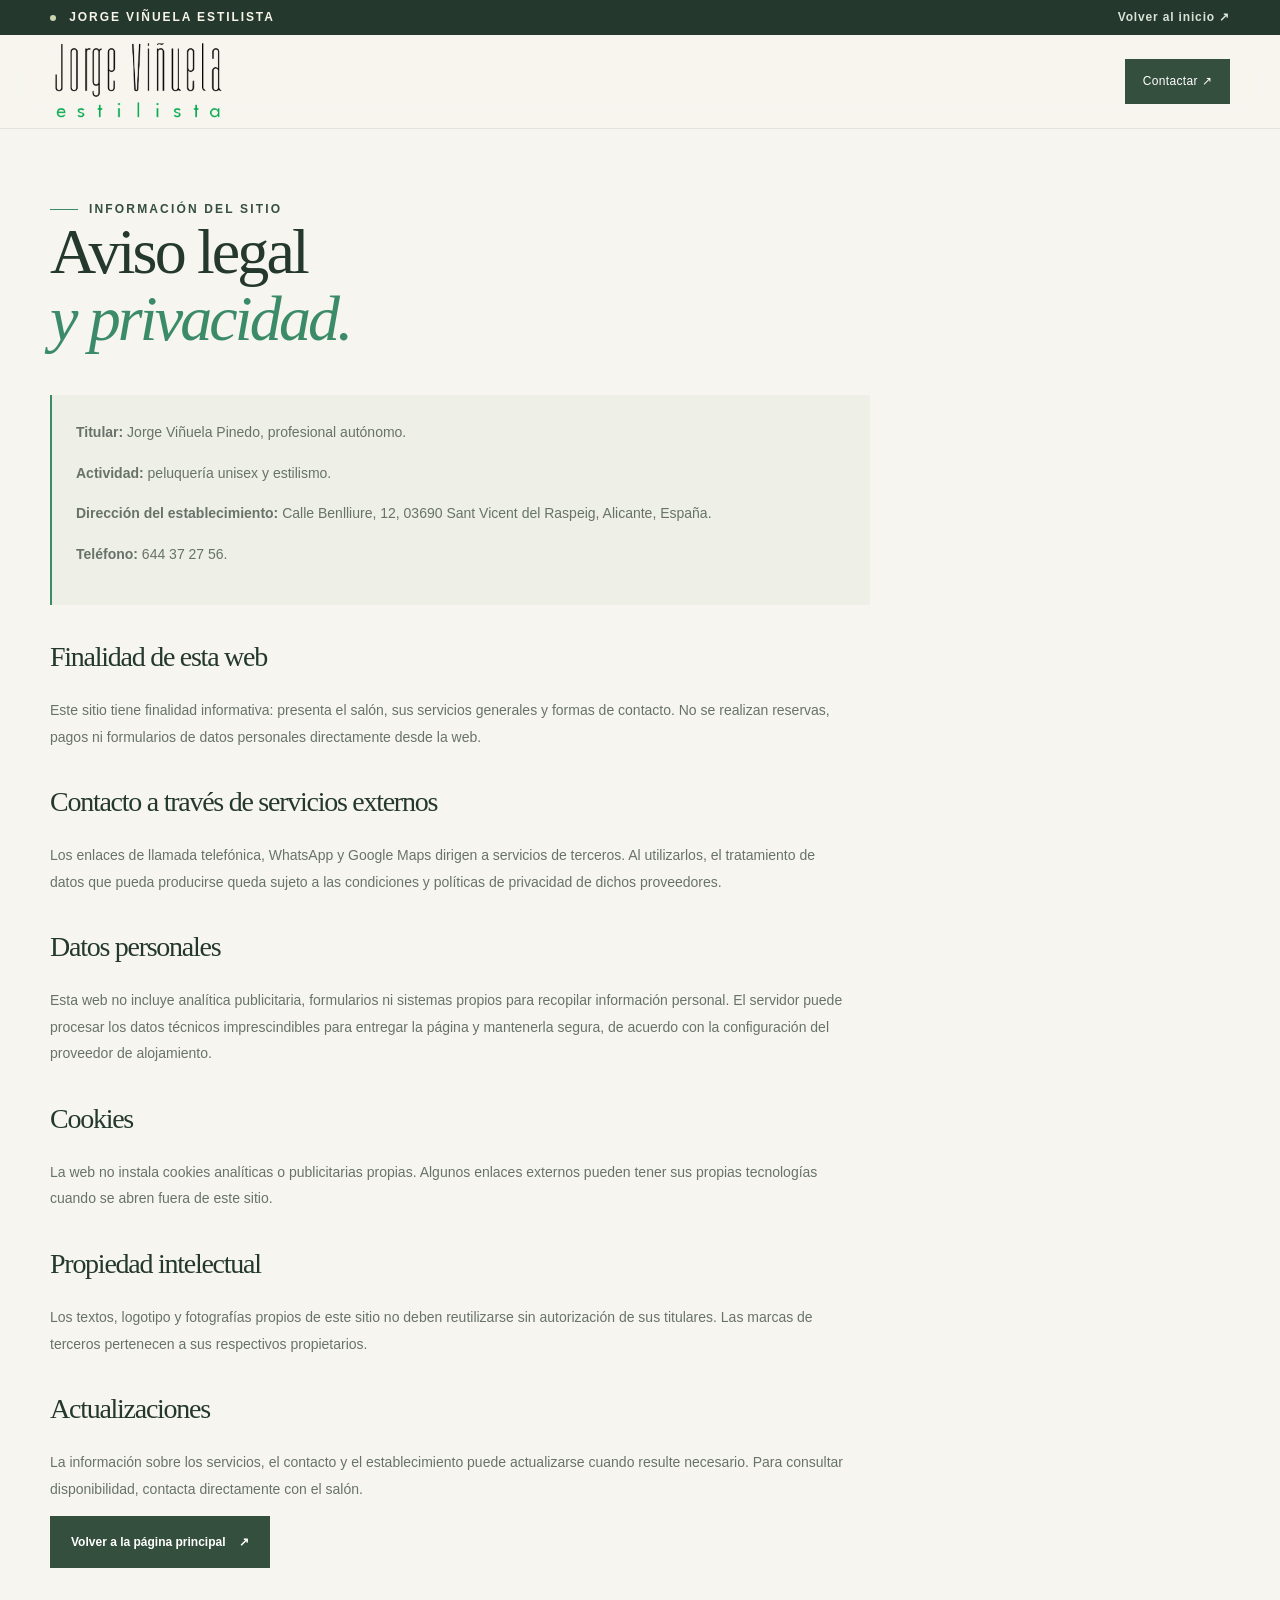
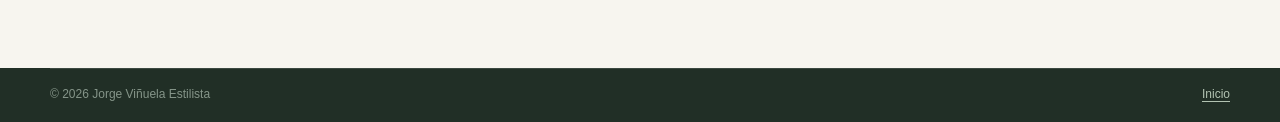
<file: aviso-legal.html>
<!doctype html>
<html lang="es">
<head>
  <meta charset="utf-8">
  <meta name="viewport" content="width=device-width, initial-scale=1">
  <meta name="theme-color" content="#f7f5ef">
  <meta name="robots" content="index, follow">
  <title>Aviso legal y privacidad | Jorge Viñuela Estilista</title>
  <meta name="description" content="Información legal y política de privacidad de Jorge Viñuela Estilista, peluquería en San Vicente del Raspeig, Alicante.">
  <link rel="canonical" href="https://www.jorgevinuelaestilista.es/aviso-legal.html">
  <link rel="icon" type="image/svg+xml" href="/assets/favicon.svg?v=7">
  <link rel="stylesheet" href="styles.css">
  <style>
    .legal-main { padding: 72px 0 100px; min-height: 68vh; }
    .legal-main h1 { font-size: clamp(42px, 6vw, 64px); line-height: 1.05; color: var(--green-dark); }
    .legal-main h2 { font: 400 28px/1.2 var(--serif); color: var(--green-dark); margin-top: 35px; }
    .legal-main p,.legal-main li { max-width: 800px; color: var(--muted); font-size: 14px; line-height: 1.9; }
    .legal-box { max-width: 820px; background:#eeefe6; padding:24px; border-left:2px solid var(--leaf); }
  </style>
</head>
<body>
  <div class="topline"><div class="container topline-inner"><span><span class="topline-dot"></span> JORGE VIÑUELA ESTILISTA</span><a href="index.html">Volver al inicio ↗</a></div></div>
  <header class="site-header"><div class="container nav-wrap"><a class="brand" href="index.html" aria-label="Jorge Viñuela Estilista, inicio"><img src="assets/logo.png" alt="Jorge Viñuela estilista" width="252" height="120"></a><a class="nav-cta" href="https://wa.me/34644372756" target="_blank" rel="noopener noreferrer">Contactar ↗</a></div></header>
  <main class="legal-main"><div class="container">
    <div class="eyebrow"><span class="eyebrow-line"></span> INFORMACIÓN DEL SITIO</div>
    <h1>Aviso legal<br><em>y privacidad.</em></h1>
    <div class="legal-box"><p><strong>Titular:</strong> Jorge Viñuela Pinedo, profesional autónomo.</p><p><strong>Actividad:</strong> peluquería unisex y estilismo.</p><p><strong>Dirección del establecimiento:</strong> Calle Benlliure, 12, 03690 Sant Vicent del Raspeig, Alicante, España.</p><p><strong>Teléfono:</strong> <a href="tel:+34644372756">644 37 27 56</a>.</p></div>
    <h2>Finalidad de esta web</h2><p>Este sitio tiene finalidad informativa: presenta el salón, sus servicios generales y formas de contacto. No se realizan reservas, pagos ni formularios de datos personales directamente desde la web.</p>
    <h2>Contacto a través de servicios externos</h2><p>Los enlaces de llamada telefónica, WhatsApp y Google Maps dirigen a servicios de terceros. Al utilizarlos, el tratamiento de datos que pueda producirse queda sujeto a las condiciones y políticas de privacidad de dichos proveedores.</p>
    <h2>Datos personales</h2><p>Esta web no incluye analítica publicitaria, formularios ni sistemas propios para recopilar información personal. El servidor puede procesar los datos técnicos imprescindibles para entregar la página y mantenerla segura, de acuerdo con la configuración del proveedor de alojamiento.</p>
    <h2>Cookies</h2><p>La web no instala cookies analíticas o publicitarias propias. Algunos enlaces externos pueden tener sus propias tecnologías cuando se abren fuera de este sitio.</p>
    <h2>Propiedad intelectual</h2><p>Los textos, logotipo y fotografías propios de este sitio no deben reutilizarse sin autorización de sus titulares. Las marcas de terceros pertenecen a sus respectivos propietarios.</p>
    <h2>Actualizaciones</h2><p>La información sobre los servicios, el contacto y el establecimiento puede actualizarse cuando resulte necesario. Para consultar disponibilidad, contacta directamente con el salón.</p>
    <a class="button button-primary" href="index.html">Volver a la página principal <span aria-hidden="true">↗</span></a>
  </div></main>
  <footer class="site-footer"><div class="container footer-bottom"><span>© <span id="year">2026</span> Jorge Viñuela Estilista</span><a href="index.html">Inicio</a></div></footer>
  <script src="script.js" defer></script>
</body>
</html>
</file>
<file: styles.css>
:root {
  --paper: #f7f5ef;
  --paper-deep: #efede5;
  --white: #fffefa;
  --ink: #232d27;
  --muted: #67736a;
  --line: #d9ded4;
  --green: #354f3e;
  --green-dark: #24382d;
  --sage: #b8c2ae;
  --leaf: #3b8b68;
  --brick: #a34d3f;
  --serif: Georgia, "Times New Roman", serif;
  --sans: "Avenir Next", Avenir, "Segoe UI", Helvetica, Arial, sans-serif;
  --container: 1180px;
}
* { box-sizing: border-box; }
html { scroll-behavior: smooth; scroll-padding-top: 90px; }
body { margin: 0; color: var(--ink); background: var(--paper); font-family: var(--sans); font-size: 16px; line-height: 1.6; -webkit-font-smoothing: antialiased; }
img { max-width: 100%; display: block; }
a { color: inherit; text-decoration: none; }
button { font: inherit; }
.container { width: min(var(--container), calc(100% - 56px)); margin: 0 auto; }
.skip-link { position: absolute; left: 12px; top: -60px; background: var(--green-dark); color: white; padding: 10px 16px; z-index: 1000; }
.skip-link:focus { top: 12px; }
.topline { background: var(--green-dark); color: #f7f4e9; font-size: 12px; font-weight: 700; letter-spacing: .16em; }
.topline-inner { display:flex; align-items:center; justify-content:space-between; gap: 18px; min-height: 35px; }
.topline-dot { display:inline-block; vertical-align:middle; width:6px;height:6px; border-radius:100%;background:#c9d5ad;margin-right:8px; }
.topline a { font-size: 12px; letter-spacing: .07em; font-weight: 600; color:#d9e2d6; }
.topline a span { margin-left:4px; }
.site-header { position: sticky; top:0; z-index:50; background:rgba(247,245,239,.94); backdrop-filter: blur(14px); border-bottom:1px solid rgba(51,76,59,.10); }
.nav-wrap { display:flex; align-items:center; justify-content:space-between; min-height:93px; }
.brand { display:block; width:174px; flex:0 0 auto; }
.brand img { width:100%; height:auto; mix-blend-mode:multiply; }
.main-nav { display:flex; align-items:center; gap:36px; color:#39443c; font-size:12px; font-weight:600; }
.main-nav > a:not(.nav-cta) { position:relative; padding:12px 0; }
.main-nav > a:not(.nav-cta)::after { content:""; position:absolute; left:0; bottom:5px; width:0; height:1px; background:var(--leaf); transition:width .2s ease; }
.main-nav > a:not(.nav-cta):hover::after { width:100%; }
.nav-cta { display:inline-flex; align-items:center; gap:16px; background:var(--green); color:#fff; padding:13px 18px; min-height:44px; font-size:12px; letter-spacing:.03em; transition:background .2s, transform .2s; }
.nav-cta:hover,.button-primary:hover { background:#243d2e; transform:translateY(-1px); }
.nav-cta span { font-size:16px; line-height:1; }
.menu-toggle { display:none; appearance:none; border:0; background:none; padding:10px; }
.hero { position:relative; overflow:hidden; padding:78px 0 68px; }
.hero::before { content:""; position:absolute; top:-130px; right:42%; width:340px; height:340px; border:1px solid rgba(76,104,80,.11); border-radius:50%; pointer-events:none; }
.hero-grid { display:grid; grid-template-columns: 1fr .94fr; gap:72px; align-items:center; position:relative; }
.hero-copy { padding:12px 0 18px; }
.eyebrow { display:flex; align-items:center; gap:11px; color:var(--green); font-size:12px; letter-spacing:.18em; line-height:1.4; font-weight:800; }
.eyebrow-line { display:inline-block; width:28px; height:1px; background:var(--leaf); }
h1,h2,h3,p { margin-top:0; }
h1,h2 { font-family:var(--serif); font-weight:400; letter-spacing:-.045em; }
.hero h1 { margin:26px 0 22px; font-size:clamp(55px,6vw,86px); line-height:.98; color:var(--green-dark); }
h1 em,h2 em { color:var(--leaf); font-weight:400; }
.hero-lede { max-width:470px; color:#606d62; font-size:15px; line-height:1.9; margin-bottom:29px; }
.hero-actions { display:flex; align-items:center; flex-wrap:wrap; gap:13px 22px; }
.button { display:inline-flex; gap:13px; align-items:center; justify-content:center; min-height:52px; padding:14px 20px; font-size:12px; line-height:1.2; font-weight:700; border:1px solid transparent; transition:background .2s, color .2s, border-color .2s, transform .2s; }
.button svg { width:17px; height:17px; fill:none; stroke:currentColor; stroke-width:1.5; stroke-linecap:round; stroke-linejoin:round; flex:0 0 auto; }
.button-primary { background:var(--green); color:white; }
.button-text { color:var(--green-dark); padding:13px 0; min-height:auto; border-bottom:1px solid #aab7a9; font-size:12px; }
.button-text:hover { border-color:var(--leaf); color:var(--leaf); }
.button-text span { font-size:16px; }
.hero-proof { display:flex; align-items:center; gap:23px; margin-top:38px; padding-top:25px; border-top:1px solid var(--line); max-width:500px; }
.rating { display:flex; align-items:center; gap:10px; }
.rating-stars { color:#b36c37; font-size:14px; letter-spacing:1px; }
.rating strong { display:block; font-size:12px; font-weight:800; line-height:1.3; }
.rating small,.appointment-note small { display:block; color:var(--muted); font-size:12px; line-height:1.4; }
.proof-divider { width:1px; height:34px; background:var(--line); }
.appointment-note { display:flex; gap:9px; align-items:center; font-size:12px; font-weight:700; line-height:1.3; }
.round-check { width:24px; height:24px; border:1px solid #c4d0be; color:var(--leaf); border-radius:50%; display:grid; place-items:center; font-size:12px; flex-shrink:0; }
.hero-visual { position:relative; padding:0 17px 25px 0; }
.hero-photo-frame { position:relative; overflow:hidden; background:#d5d7cf; aspect-ratio: .86; max-height:585px; box-shadow:0 22px 55px rgba(39,51,43,.12); }
.hero-photo-frame::after { content:""; position:absolute; inset:0; border:1px solid rgba(255,255,255,.44); pointer-events:none; }
.hero-photo { width:100%; height:100%; object-fit:cover; object-position:54% center; }
.photo-caption { position:absolute; left:-29px; bottom:2px; display:flex; align-items:center; gap:13px; min-width:300px; max-width:calc(100% - 10px); background:var(--white); padding:15px 18px; box-shadow:0 12px 28px rgba(33,44,35,.09); }
.caption-mark { width:37px;height:37px;display:grid;place-items:center;border:1px solid #cad5c6;border-radius:50%;font:italic 14px var(--serif);color:var(--leaf);flex:0 0 auto; }
.photo-caption strong,.photo-caption small { display:block; }
.photo-caption strong { color:var(--green-dark); font:500 15px var(--serif); }
.photo-caption small { color:var(--muted); font-size:12px; margin-top:2px; }
.caption-arrow { margin-left:auto; font-size:16px; color:var(--leaf); }
.hero-seal { position:absolute; top:-22px; right:-10px; width:95px;height:95px;border-radius:50%;background:#e4e8d9;color:var(--green);border:1px solid #d0d9c9; display:flex;flex-direction:column;align-items:center;justify-content:center;transform:rotate(9deg);box-shadow:0 7px 20px rgba(35,52,40,.05); }
.hero-seal span { font-size:12px;letter-spacing:.2em;font-weight:800; }
.hero-seal b { font:italic 24px var(--serif); line-height:1.1; }
.hero-spark { position:absolute; width:50px; height:50px; bottom:72px; right:-12px; fill:none; stroke:#94a88f; stroke-width:.8; }
.hero-bottom-line { height:1px; width:100%; background:var(--line); position:absolute; left:0; bottom:0; }
.value-strip { background:var(--paper-deep); border-bottom:1px solid #e3e2da; }
.value-grid { min-height:87px; display:grid; grid-template-columns:repeat(3,1fr); align-items:center; }
.value-grid>div { display:flex; align-items:center; gap:17px; padding:10px 26px; border-right:1px solid #d7dbd0; color:#3f4e42; font:italic 18px var(--serif); }
.value-grid>div:first-child { padding-left:0; }
.value-grid>div:last-child { border-right:0; }
.value-num { color:var(--leaf); font:800 12px var(--sans); letter-spacing:.08em; }
.section-pad { padding:108px 0; }
.services { background:var(--paper); }
.section-heading { display:grid; grid-template-columns:1fr .57fr; gap:70px; align-items:end; margin-bottom:52px; }
.section-heading h2,.about h2,.final-cta h2 { color:var(--green-dark); font-size:clamp(43px,4.3vw,62px); line-height:1.03; margin:22px 0 0; }
.section-heading>p { margin:0 0 5px; color:var(--muted); font-size:14px; line-height:1.9; max-width:440px; }
.service-grid { display:grid; grid-template-columns:repeat(4,1fr); border-top:1px solid #d8ddd3; border-bottom:1px solid #d8ddd3; }
.service-card { position:relative; padding:30px 25px 32px; min-height:295px; border-right:1px solid #d8ddd3; transition:background .25s; }
.service-card:first-child { border-left:1px solid #d8ddd3; }
.service-card:hover { background:#fffdf8; }
.service-card-featured { background:#eeefe6; }
.service-index { font-size:12px; font-weight:800; letter-spacing:.15em; color:#879488; }
.service-icon { display:flex; align-items:center; justify-content:center; width:45px; height:45px; margin:23px 0 17px; color:var(--leaf); }
.service-icon svg { width:44px; height:44px; fill:none; stroke:currentColor; stroke-width:1.1; stroke-linecap:round; stroke-linejoin:round; }
.service-card h3 { font:400 23px/1.2 var(--serif); letter-spacing:-.02em; margin:0 0 12px; color:var(--green-dark); }
.service-card p { color:var(--muted); font-size:12px; line-height:1.8; margin:0; }
.service-line { display:block; width:30px; height:1px; background:var(--leaf); margin-top:22px; transition:width .25s; }
.service-card:hover .service-line { width:48px; }
.services-footnote { display:flex; align-items:center; justify-content:center; gap:10px; margin-top:26px; font-size:12px; color:var(--muted); }
.services-footnote a { color:var(--green); font-weight:800; border-bottom:1px solid #9dad9e; padding-bottom:3px; }
.services-footnote a span { padding-left:5px; }
.tiny-spark { color:var(--leaf); font-size:18px; }
.about { background:var(--green-dark); color:#f2f0e8; overflow:hidden; }
.about-grid { display:grid; grid-template-columns:1fr 1fr; gap:105px; align-items:center; }
.about-art { position:relative; padding:0 44px 42px 0; }
.about-photo { position:relative; aspect-ratio:.92; overflow:hidden; max-height:600px; background:#526356; }
.about-photo img { width:100%;height:100%;object-fit:cover;object-position:40% center;filter:saturate(.8); }
.about-photo::after { content:""; position:absolute; inset:0; border:1px solid rgba(255,255,255,.15); pointer-events:none; }
.about-number { position:absolute; right:0; bottom:0; width:206px; min-height:177px; background:#e7e8db; color:var(--green-dark); display:flex; flex-direction:column; justify-content:center; padding:22px 24px; }
.about-number span { font-size:12px; letter-spacing:.2em; font-weight:800; color:var(--leaf); }
.about-number strong { font:italic 30px/.95 var(--serif); letter-spacing:-.03em; margin:9px 0 12px; }
.about-number i { font-style:normal; font-size:12px; color:var(--muted); }
.about-vertical { position:absolute; left:-35px; top:20%; writing-mode:vertical-rl; transform:rotate(180deg); font-size:12px; letter-spacing:.24em; color:#b9c8b8; }
.eyebrow-light { color:#c3d0bb; }
.eyebrow-light .eyebrow-line { background:#93b69a; }
.about h2 { color:#fcfbf4; margin:23px 0 24px; font-size:clamp(47px,4.5vw,64px); }
.about h2 em { color:#b7cba9; }
.about-copy p { color:#c4cfc4; font-size:13px; line-height:1.95; max-width:480px; }
.about-copy .about-lede { color:#f3f1e9; font:400 20px/1.5 var(--serif); max-width:470px; margin-bottom:17px; }
.signature { display:flex; gap:13px; align-items:center; margin:32px 0 30px; }
.signature-rule { width:38px;height:1px;background:#96b19a; }
.signature strong,.signature small { display:block; }
.signature strong { font:italic 20px var(--serif); color:#f9f8f0; }
.signature small { margin-top:3px; color:#9fac9e; font-size:12px; }
.button-outline-light { color:#f7f5eb; border-color:#718875; background:transparent; }
.button-outline-light:hover { background:#fffefa; color:var(--green-dark); }
.button-outline-light span { font-size:17px; }
.contact { background:#fbfaf6; }
.contact-heading { margin-bottom:45px; }
.contact-grid { display:grid; grid-template-columns:1.04fr 1fr .9fr; border:1px solid #dce0d6; }
.contact-card { position:relative; overflow:hidden; padding:30px 30px 27px; min-height:312px; border-right:1px solid #dce0d6; background:#fffefa; }
.contact-card:last-child { border-right:0; }
.contact-card-location { background:#f0f0e8; }
.contact-card-top { display:flex; align-items:center; gap:10px; margin-bottom:28px; }
.contact-icon { width:38px;height:38px;border:1px solid #ced7c9;border-radius:50%;display:grid;place-items:center;color:var(--green); }
.contact-icon svg { width:18px;height:18px;fill:none;stroke:currentColor;stroke-width:1.4;stroke-linecap:round;stroke-linejoin:round; }
.contact-icon-green { color:#388765; }
.card-label { color:#788579; font-size:12px; font-weight:800; letter-spacing:.17em; }
.contact-card h3 { font:400 25px/1.16 var(--serif); letter-spacing:-.025em; color:var(--green-dark); margin:0 0 15px; }
.contact-card p,.contact-card address { color:var(--muted); font-size:12px; line-height:1.8; margin:0 0 16px; font-style:normal; }
.card-link { display:inline-flex; align-items:center; gap:10px; color:var(--green); font-size:12px; font-weight:800; border-bottom:1px solid #a7b6a7; padding-bottom:4px; }
.card-link span { font-size:15px; }
.location-doodle { position:absolute; right:14px; bottom:8px; width:55%; height:50px; opacity:.62; display:flex; align-items:center; justify-content:flex-end; color:#a0b29b; }
.location-doodle>span { font:italic 38px var(--serif); opacity:.65; }
.location-doodle svg { width:75%; fill:none; stroke:#a0b29b; stroke-width:1.1; }
.contact-card-whatsapp { background:#e9eee5; }
.contact-card-whatsapp p { max-width:260px; margin-bottom:20px; }
.button-dark { min-height:44px; background:var(--green-dark); color:#fff; padding:12px 17px; }
.button-dark:hover { background:#416a4e; }
.button-dark span { font-size:16px; }
.whatsapp-note { display:flex; align-items:center; gap:7px; font-size:12px; color:#647667; margin-top:17px; }
.status-dot { width:6px;height:6px;border-radius:50%;background:#3f9a69; }
.contact-card-phone { background:#f7f5ef; }
.phone-number { display:block; margin:2px 0 11px; font:400 27px var(--serif); letter-spacing:-.03em; color:var(--green-dark); }
.final-cta { background:#e9e9de; overflow:hidden; }
.final-cta-inner { min-height:270px; display:flex; align-items:center; justify-content:space-between; gap:35px; position:relative; padding-top:32px; padding-bottom:32px; }
.final-cta h2 { font-size:clamp(42px,4vw,57px); margin:17px 0 0; }
.final-cta h2 em { color:var(--leaf); }
.final-cta .button { white-space:nowrap; }
.final-spark { position:absolute; font-size:140px; line-height:1; color:rgba(75,109,78,.08); left:48%; top:-7px; pointer-events:none; }
.site-footer { background:#212f26; color:#e5e9de; }
.footer-main { display:grid; grid-template-columns:1.3fr .6fr .8fr; gap:80px; padding-top:58px; padding-bottom:48px; }
.brand-footer { width:165px; background:#fffefa; padding:2px 7px; }
.footer-brand p { max-width:255px; color:#aab7aa; font-size:12px; line-height:1.85; margin:15px 0 0; }
.footer-nav { display:flex; flex-direction:column; align-items:flex-start; gap:10px; font-size:12px; color:#c2cbc0; }
.footer-heading { font-size:12px; letter-spacing:.18em; font-weight:800; color:#94b39b; margin:4px 0 5px; }
.footer-nav a:hover { color:white; text-decoration:underline; text-underline-offset:4px; }
.footer-bottom { display:flex; align-items:center; justify-content:space-between; gap:20px; padding-top:16px; padding-bottom:18px; border-top:1px solid rgba(226,234,222,.14); color:#859589; font-size:12px; }
.footer-bottom a { color:#b2c3b2; text-decoration:underline; text-underline-offset:3px; }
.mobile-contact-bar { display:none; }
@media (min-width: 1400px) { .hero-grid { gap:95px; } }
@media (max-width: 1050px) {
  .hero-grid { gap:46px; }
  .main-nav { gap:22px; }
  .service-card { padding:27px 19px; }
  .about-grid { gap:60px; }
  .contact-card { padding:25px 22px; }
  .footer-main { gap:45px; }
}
@media (max-width: 820px) {
  .container { width:min(var(--container),calc(100% - 38px)); }
  .nav-wrap { min-height:76px; }
  .brand { width:150px; }
  .menu-toggle { display:flex; flex-direction:column; gap:6px; cursor:pointer; }
  .menu-toggle span { width:25px; height:1.5px; background:var(--green-dark); display:block; transition:transform .2s; }
  .menu-toggle[aria-expanded="true"] span:first-child { transform:translateY(3.75px) rotate(45deg); }
  .menu-toggle[aria-expanded="true"] span:last-child { transform:translateY(-3.75px) rotate(-45deg); }
  .main-nav { display:none; position:absolute; top:100%; left:0; right:0; background:var(--paper); padding:14px 24px 25px; border-bottom:1px solid var(--line); box-shadow:0 18px 30px rgba(20,35,24,.08); flex-direction:column; align-items:stretch; gap:2px; }
  .main-nav.is-open { display:flex; }
  .main-nav > a:not(.nav-cta) { padding:13px 0; border-bottom:1px solid #e2e4db; }
  .main-nav > a:not(.nav-cta)::after { display:none; }
  .nav-cta { justify-content:space-between; margin-top:10px; }
  .hero { padding:55px 0 50px; }
  .hero-grid { grid-template-columns:1fr; gap:40px; }
  .hero-copy { padding:0; }
  .hero h1 { font-size:clamp(56px,12vw,78px); }
  .hero-lede { font-size:14px; }
  .hero-visual { width:min(100%,600px); margin:0 auto; padding:0 14px 25px 0; }
  .hero-photo-frame { aspect-ratio:1.04; max-height:none; }
  .photo-caption { left:-6px; min-width:0; padding:12px 14px; bottom:0; }
  .hero-seal { right:0; top:-18px; width:79px;height:79px; }
  .hero-seal span { font-size:12px; }
  .hero-seal b { font-size:21px; }
  .hero-spark { width:35px;height:35px; right:-7px; bottom:54px; }
  .value-grid { min-height:auto; grid-template-columns:1fr; padding:10px 0; }
  .value-grid>div,.value-grid>div:first-child { padding:14px 0; border-right:0; border-bottom:1px solid #d7dbd0; }
  .value-grid>div:last-child { border-bottom:0; }
  .value-grid>div { font-size:17px; }
  .section-pad { padding:76px 0; }
  .section-heading { grid-template-columns:1fr; gap:19px; margin-bottom:34px; }
  .section-heading h2,.about h2 { font-size:clamp(43px,9vw,58px); }
  .section-heading>p { font-size:13px; }
  .service-grid { grid-template-columns:repeat(2,1fr); }
  .service-card { min-height:270px; padding:24px 18px; border-bottom:1px solid #d8ddd3; }
  .service-card:nth-child(2) { border-right:0; }
  .service-card:nth-child(3) { border-left:1px solid #d8ddd3; border-bottom:0; }
  .service-card:nth-child(4) { border-right:0; border-bottom:0; }
  .service-card h3 { font-size:21px; }
  .services-footnote { flex-wrap:wrap; font-size:12px; }
  .about-grid { grid-template-columns:1fr; gap:52px; }
  .about-art { width:min(100%,540px); margin:0 auto; padding:0 32px 32px 0; }
  .about-photo { aspect-ratio:1.05; }
  .about-vertical { left:-20px; }
  .about-number { width:165px; min-height:145px; padding:17px; }
  .about-number strong { font-size:26px; }
  .about-copy p { max-width:none; }
  .contact-grid { grid-template-columns:1fr; }
  .contact-card { min-height:0; padding:26px 23px; border-right:0; border-bottom:1px solid #dce0d6; }
  .contact-card:last-child { border-bottom:0; }
  .contact-card-top { margin-bottom:22px; }
  .contact-card h3 { font-size:24px; }
  .contact-card p,.contact-card address { font-size:12px; }
  .location-doodle { width:42%; }
  .final-cta-inner { align-items:flex-start; flex-direction:column; justify-content:center; gap:23px; padding-top:58px; padding-bottom:58px; }
  .final-spark { left:auto; right:0; top:30px; font-size:95px; }
  .final-cta h2 { font-size:45px; }
  .footer-main { grid-template-columns:1fr 1fr; gap:34px 22px; padding-top:42px; }
  .footer-brand { grid-column:1 / -1; }
  .footer-bottom { flex-wrap:wrap; justify-content:flex-start; gap:11px 18px; padding-bottom:82px; }
  .mobile-contact-bar { display:flex; position:fixed; z-index:80; bottom:0; left:0; right:0; padding:9px 12px calc(9px + env(safe-area-inset-bottom)); background:rgba(255,254,250,.96); border-top:1px solid #dce0d6; box-shadow:0 -6px 24px rgba(35,48,38,.07); gap:8px; backdrop-filter:blur(16px); }
  .mobile-contact-bar a { display:flex; align-items:center; justify-content:center; gap:8px; min-height:45px; font-size:12px; font-weight:800; }
  .mobile-contact-bar svg { width:17px;height:17px;fill:none;stroke:currentColor;stroke-width:1.6;stroke-linecap:round;stroke-linejoin:round; }
  .mobile-call { flex:.68; background:#e9eee5; color:var(--green-dark); }
  .mobile-whatsapp { flex:1.5; background:var(--green); color:white; }
}
@media (max-width: 430px) {
  .container { width:calc(100% - 30px); }
  .topline-inner { min-height:31px; letter-spacing:.1em; font-size:12px; }
  .topline a { font-size:12px; }
  .hero h1 { font-size:56px; }
  .hero-actions { align-items:stretch; flex-direction:column; gap:7px; }
  .button-primary { width:100%; }
  .button-text { align-self:flex-start; }
  .hero-proof { gap:12px; margin-top:28px; padding-top:21px; flex-wrap:wrap; }
  .rating { gap:7px; }
  .rating-stars { font-size:12px; }
  .rating strong { font-size:12px; }
  .rating small { font-size:12px; }
  .appointment-note { font-size:12px; }
  .proof-divider { height:29px; }
  .photo-caption { gap:9px; padding:10px 11px; }
  .caption-mark { width:31px;height:31px;font-size:12px; }
  .photo-caption strong { font-size:13px; }
  .photo-caption small { font-size:12px; }
  .service-card { padding:21px 14px; min-height:286px; }
  .service-index { font-size:12px; }
  .service-card h3 { font-size:20px; }
  .service-card p { font-size:12px; }
  .services-footnote { align-items:flex-start; justify-content:flex-start; }
  .contact-card { padding:24px 18px; }
  .footer-main { grid-template-columns:1fr 1fr; }
  .footer-nav { font-size:12px; }
}
@media (prefers-reduced-motion: reduce) {
  html { scroll-behavior:auto; }
  *,*::before,*::after { transition-duration:.01ms !important; animation-duration:.01ms !important; animation-iteration-count:1 !important; }
}

/* PWA installation button */
.pwa-install-button { appearance:none; border:1px solid #aebead; background:transparent; color:var(--green-dark); padding:11px 13px; min-height:44px; font:700 12px/1.2 var(--sans); cursor:pointer; }
.pwa-install-button:hover,.pwa-install-button:focus-visible { background:#e8ede3; outline:2px solid var(--leaf); outline-offset:2px; }
.pwa-help-dialog { width:min(92vw,440px); padding:30px; border:1px solid var(--line); background:var(--paper); color:var(--ink); box-shadow:0 24px 70px rgba(0,0,0,.25); }
.pwa-help-dialog::backdrop { background:rgba(17,27,20,.62); backdrop-filter:blur(4px); }
.pwa-help-dialog h2 { margin:0 36px 14px 0; font:400 28px/1.15 var(--serif); color:var(--green-dark); }
.pwa-help-dialog p { font-size:16px; line-height:1.65; }
.pwa-help-close { position:absolute; top:8px; right:10px; border:0; background:transparent; font-size:26px; color:var(--green-dark); cursor:pointer; }
.pwa-help-ok { margin-top:6px; }
@media (max-width:820px) { .pwa-install-button { width:100%; text-align:center; margin-top:4px; } }

/* PWA install is only shown on phones, in the fixed contact bar. */
.pwa-install-button { display:none !important; }
.mobile-install { display:none; appearance:none; align-items:center; justify-content:center; flex:1; gap:5px; min-height:44px; padding:0 7px; border:1px solid #aebead; border-radius:8px; background:#f7f5ef; color:var(--green-dark); font:700 12px/1.2 var(--sans); cursor:pointer; white-space:nowrap; }
.mobile-install svg { width:17px; height:17px; flex-shrink:0; fill:none; stroke:currentColor; stroke-width:1.6; stroke-linecap:round; stroke-linejoin:round; }
.mobile-install:focus-visible { outline:2px solid var(--leaf); outline-offset:2px; }
@media (max-width:820px) { .mobile-install { display:flex; } }


/* Homepage affiliate selection */
.home-picks { background:var(--paper); border-top:1px solid var(--line); border-bottom:1px solid var(--line); }
.home-picks-heading { display:grid; grid-template-columns:1.05fr .95fr; gap:54px; align-items:end; margin-bottom:34px; }
.home-picks-heading h2 { color:var(--green-dark); font-size:clamp(42px,4.5vw,62px); line-height:1.02; margin:18px 0 0; }
.home-picks-heading h2 em { color:var(--leaf); }
.home-picks-intro { max-width:475px; justify-self:end; }
.home-picks-intro p { color:var(--muted); font-size:14px; line-height:1.9; margin:0 0 13px; }
.home-picks-carousel { display:grid; grid-template-columns:40px minmax(0,1fr) 40px; align-items:center; gap:12px; }
.home-picks-viewport { min-width:0; overflow-x:auto; overflow-y:hidden; scroll-snap-type:x mandatory; scroll-behavior:smooth; scrollbar-width:none; overscroll-behavior-x:contain; -webkit-overflow-scrolling:touch; }
.home-picks-viewport::-webkit-scrollbar { display:none; }
.home-picks-grid { display:flex; position:relative; gap:20px; align-items:stretch; }
.home-pick-card { display:flex; flex:0 0 calc((100% - 40px)/3); flex-direction:column; min-width:0; scroll-snap-align:start; scroll-snap-stop:always; background:var(--white); border:1px solid var(--line); transition:transform .2s ease,box-shadow .2s ease; }
.home-picks-arrow { display:grid; place-items:center; width:40px; height:40px; padding:0; border:1px solid #c4d0be; border-radius:50%; background:var(--white); color:var(--green-dark); font:400 30px/1 var(--serif); cursor:pointer; transition:background .2s,color .2s,opacity .2s; }
.home-picks-arrow:hover:not(:disabled),.home-picks-arrow:focus-visible { background:var(--green); color:#fff; outline:2px solid var(--leaf); outline-offset:2px; }
.home-picks-arrow:disabled { opacity:.32; cursor:default; }
.home-picks-carousel-meta { display:flex; justify-content:space-between; align-items:center; gap:14px; margin:12px 52px 0; color:var(--muted); font-size:11px; }
#home-picks-status { color:var(--green); font-weight:800; font-variant-numeric:tabular-nums; }
.home-pick-card:hover { transform:translateY(-3px); box-shadow:0 14px 34px rgba(35,48,38,.08); }
.home-pick-image { display:grid; place-items:center; position:relative; min-height:210px; height:210px; padding:24px; overflow:hidden; background:var(--paper-deep); }
.home-pick-image img { width:100%; height:100%; object-fit:contain; transition:transform .25s ease; }
.home-pick-card:hover .home-pick-image img { transform:scale(1.035); }
.home-pick-image img[hidden] { display:none; }
.home-pick-image.image-unavailable::after { content:"Producto en Amazon"; position:absolute; inset:auto 0 0; padding:10px; color:var(--muted); font-size:11px; text-align:center; background:linear-gradient(transparent,rgba(239,237,229,.95)); }
.home-pick-badge { position:absolute; left:12px; top:12px; z-index:1; background:var(--white); border:1px solid var(--line); padding:6px 8px; color:var(--green); font-size:9px; font-weight:800; letter-spacing:.09em; }
.home-pick-copy { display:flex; flex-direction:column; align-items:flex-start; flex:1; padding:22px; }
.home-pick-brand { margin:0 0 6px; color:var(--muted); font-size:10px; letter-spacing:.15em; font-weight:800; }
.home-pick-copy h3 { margin:0 0 10px; color:var(--green-dark); font:400 25px/1.12 var(--serif); letter-spacing:-.025em; }
.home-pick-copy > p:not(.home-pick-brand) { margin:0 0 20px; color:var(--muted); font-size:12px; line-height:1.8; }
.home-pick-link { display:flex; align-items:center; justify-content:space-between; gap:12px; width:100%; margin-top:auto; padding:13px 15px; background:var(--green); color:#fff; font-size:11px; font-weight:800; transition:background .2s,transform .2s; }
.home-pick-link:hover { background:var(--green-dark); transform:translateY(-1px); }
.home-pick-link span { font-size:16px; }
.home-picks-bottom { display:flex; align-items:center; justify-content:space-between; gap:28px; margin-top:26px; padding-top:22px; border-top:1px solid var(--line); }
.home-picks-bottom p { max-width:780px; margin:0; color:var(--muted); font-size:11px; line-height:1.8; }
.home-picks-bottom p strong { font-weight:700; }
.home-picks-bottom .button { flex:0 0 auto; white-space:nowrap; }
@media (max-width:900px) {
  .home-picks-heading { gap:30px; }
  .home-picks-carousel { grid-template-columns:34px minmax(0,1fr) 34px; gap:9px; }
  .home-picks-grid { gap:14px; }
  .home-pick-card { flex-basis:calc((100% - 14px)/2); }
  .home-picks-arrow { width:34px; height:34px; font-size:25px; }
  .home-picks-carousel-meta { margin-left:43px; margin-right:43px; }
  .home-pick-image { height:185px; min-height:185px; padding:18px; }
  .home-pick-copy { padding:18px; }
  .home-pick-copy h3 { font-size:23px; }
}
@media (max-width:680px) {
  .home-picks-heading { grid-template-columns:1fr; gap:16px; margin-bottom:24px; }
  .home-picks-heading h2 { font-size:44px; }
  .home-picks-intro { justify-self:start; }
  .home-picks-intro p { font-size:13px; }
  .home-picks-carousel { grid-template-columns:28px minmax(0,1fr) 28px; gap:5px; }
  .home-picks-grid { gap:14px; }
  .home-pick-card { display:flex; flex:0 0 100%; }
  .home-picks-arrow { width:28px; height:32px; font-size:22px; }
  .home-picks-carousel-meta { margin-left:33px; margin-right:33px; font-size:10px; }
  .home-pick-image { height:180px; min-height:180px; padding:13px; }
  .home-pick-badge { left:7px; top:7px; max-width:calc(100% - 14px); font-size:8px; padding:5px 6px; }
  .home-pick-copy { padding:16px 14px; }
  .home-pick-copy h3 { font-size:21px; }
  .home-pick-copy > p:not(.home-pick-brand) { font-size:11px; line-height:1.65; }
  .home-pick-link { padding:11px 10px; font-size:10px; }
  .home-picks-bottom { flex-direction:column; align-items:stretch; gap:16px; }
  .home-picks-bottom .button { width:100%; }
}
@media (max-width:430px) {
  .home-pick-card { flex-basis:100%; }
  .home-pick-image { height:185px; min-height:185px; }
  .home-pick-copy h3 { font-size:24px; }
  .home-picks-carousel-meta { margin-left:33px; margin-right:33px; }
}
</file>
